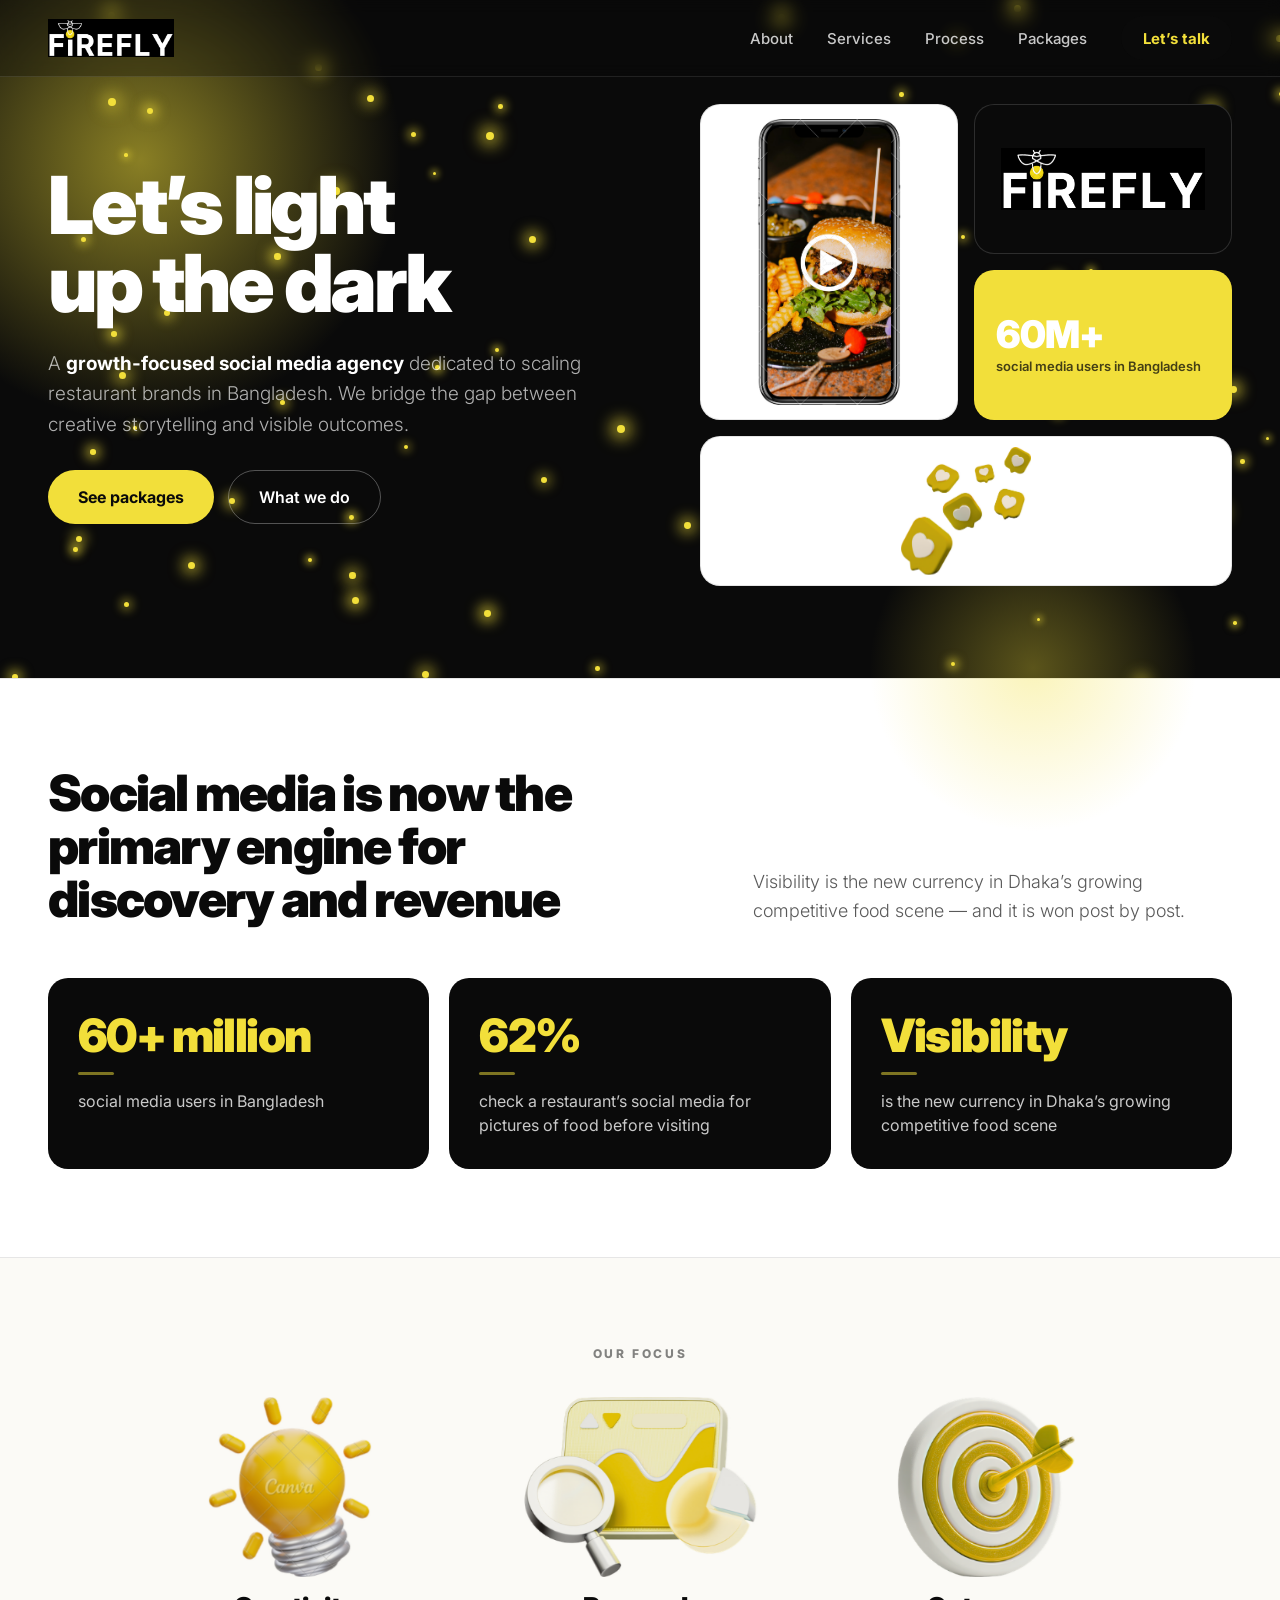
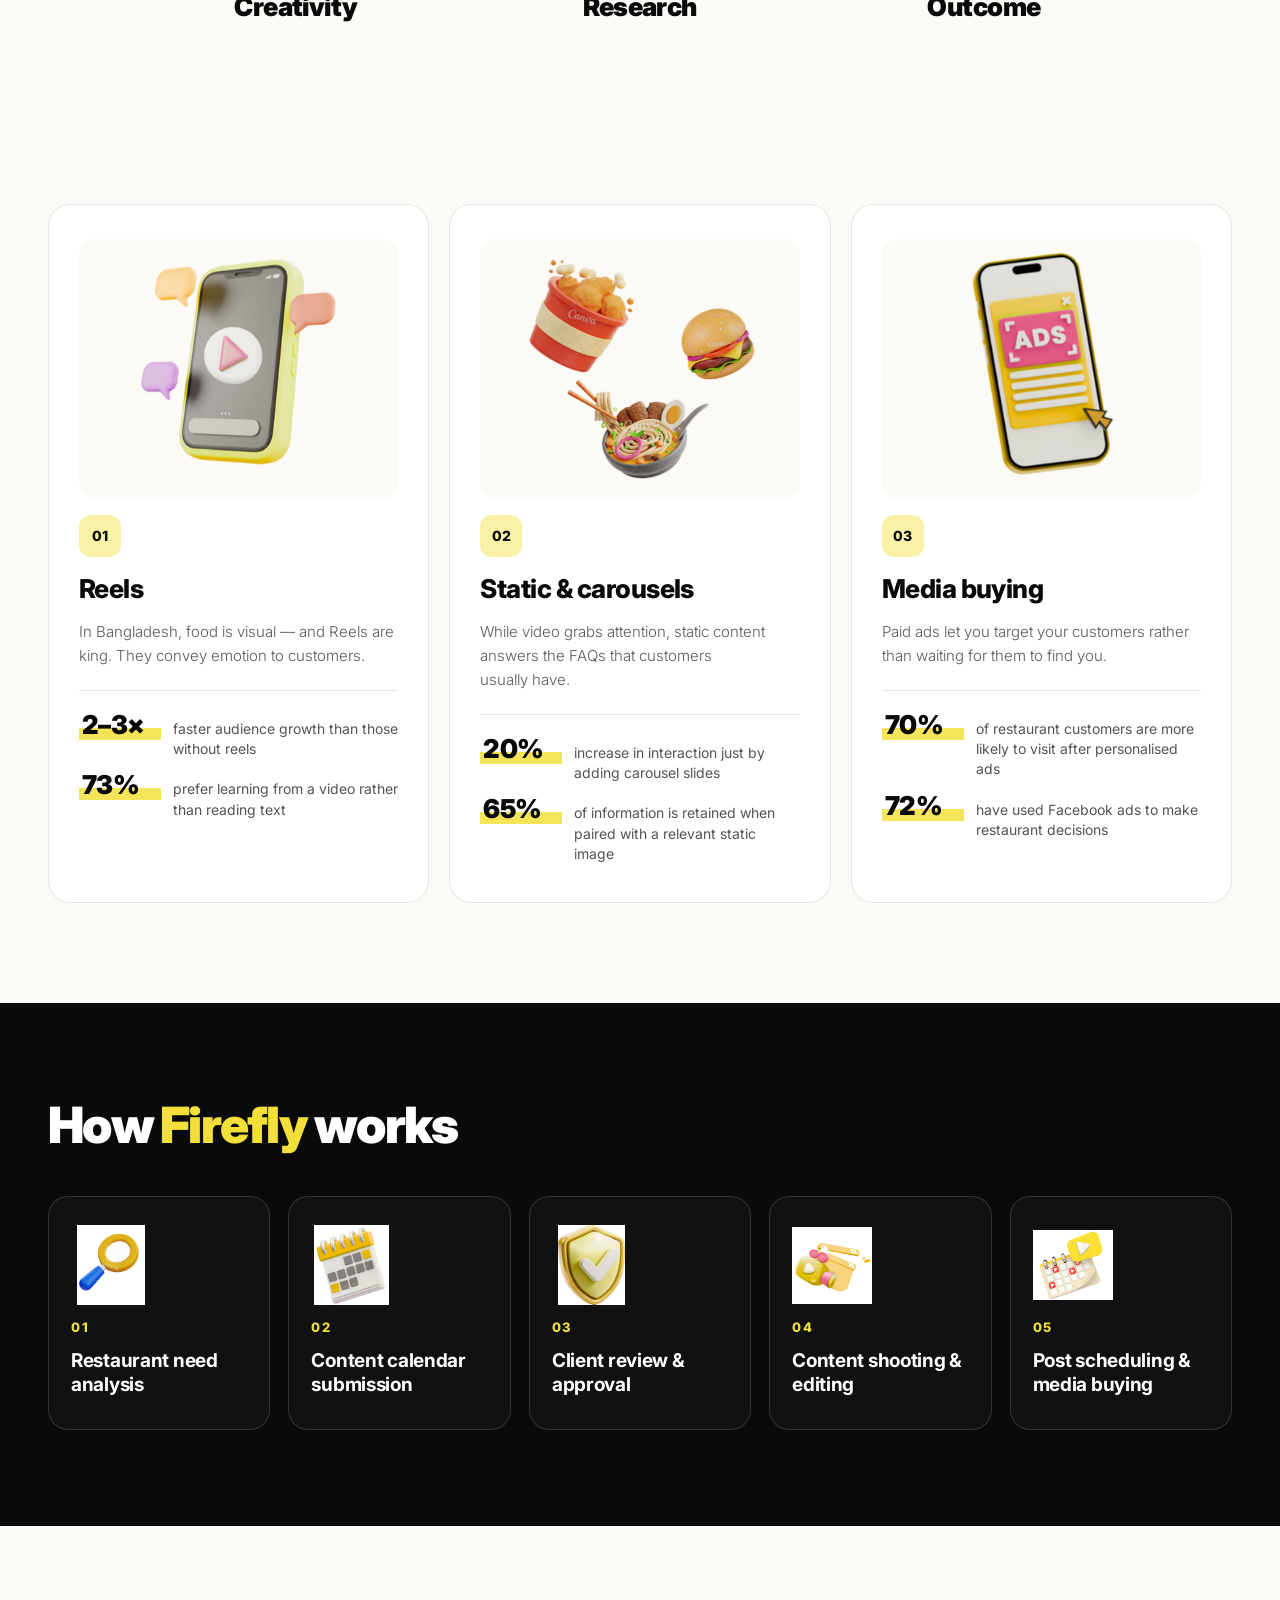
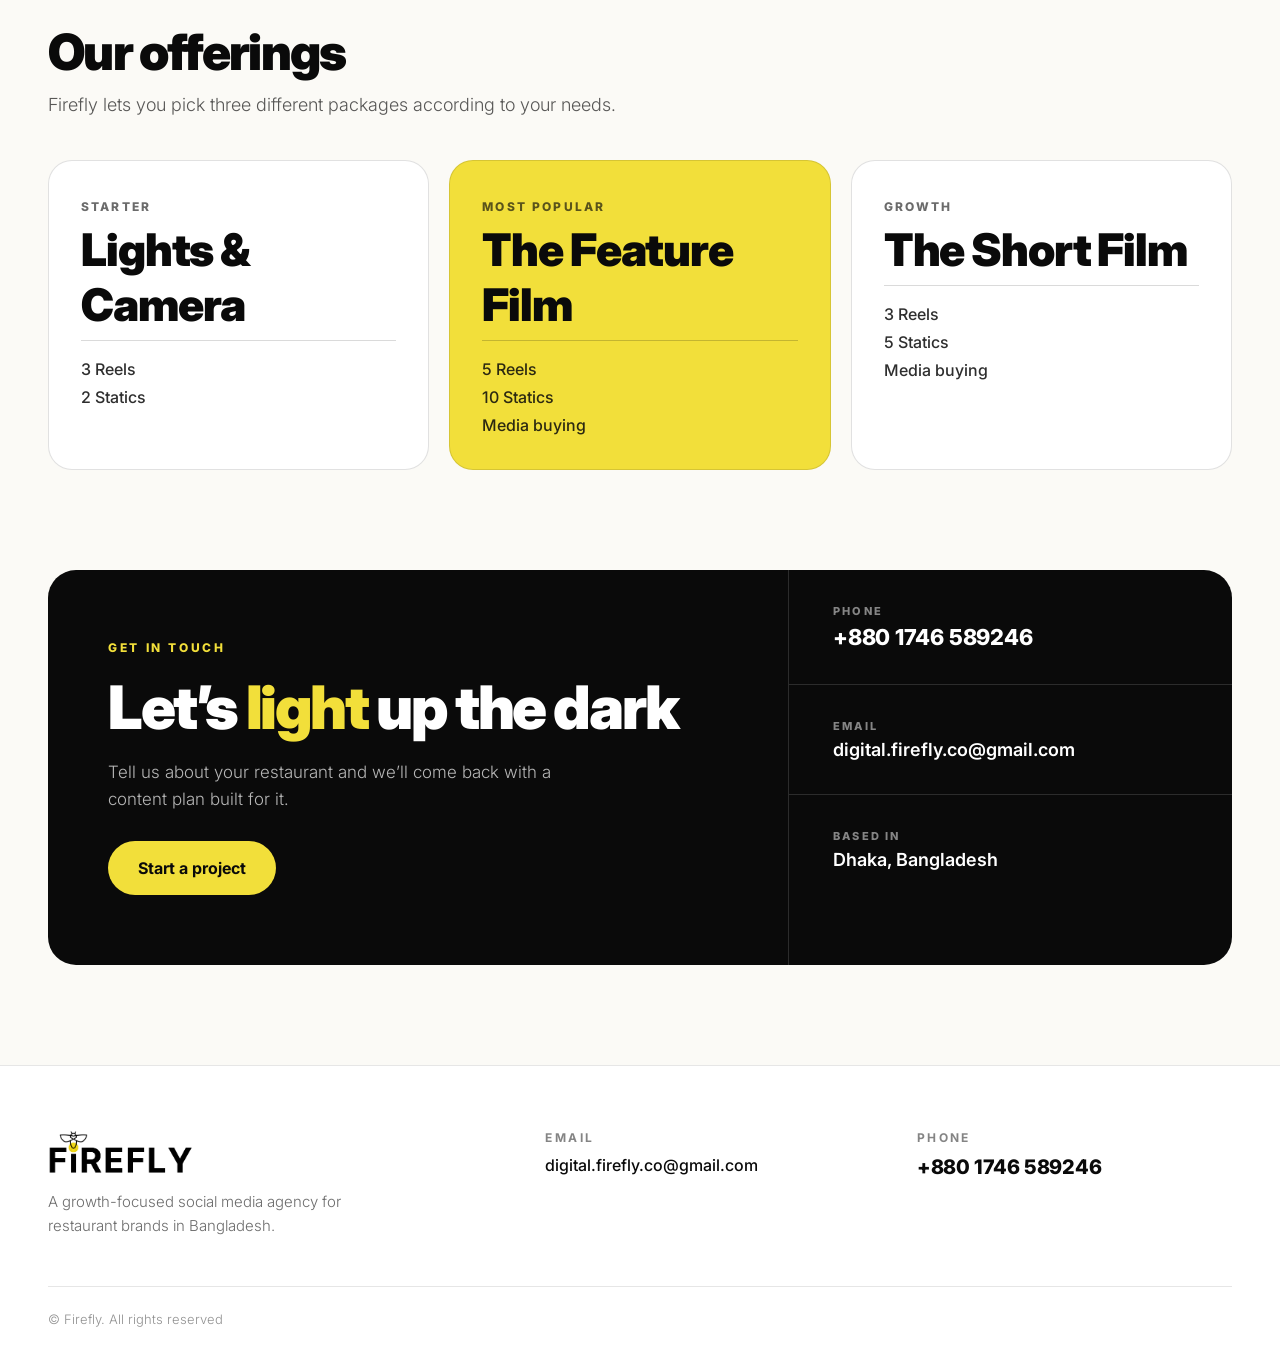
<file: index.html>
<!DOCTYPE html>
<html lang="en">
<head>
  <meta charset="utf-8">
  <meta name="viewport" content="width=device-width, initial-scale=1">
  <title>Firefly — Social Media Growth Agency for Restaurants in Bangladesh</title>
  <meta name="description" content="Firefly is a growth-focused social media agency dedicated to scaling restaurant brands in Bangladesh through reels, static content, and media buying.">
  <link rel="icon" href="assets/logo-dark.png">

  <link rel="preconnect" href="https://fonts.googleapis.com">
  <link rel="preconnect" href="https://fonts.gstatic.com" crossorigin>
  <link href="https://fonts.googleapis.com/css2?family=Inter:wght@300;400;500;600;700;800;900&display=swap" rel="stylesheet">

  <link rel="stylesheet" href="css/variables.css?v=8">
  <link rel="stylesheet" href="css/base.css?v=8">
  <link rel="stylesheet" href="css/style.css?v=8">
</head>
<body>
  <div class="page">

    <header class="site-header">
      <a href="#home" class="site-header__brand">
        <img src="assets/logo-dark.png" alt="Firefly" class="site-header__logo site-header__logo--dark">
        <img src="assets/logo-light.png" alt="Firefly" class="site-header__logo site-header__logo--light">
      </a>
      <button type="button" class="nav-toggle" id="nav-toggle" aria-expanded="false" aria-controls="site-nav">
        <span class="sr-only">Toggle menu</span>
        <span class="nav-toggle__bar"></span>
        <span class="nav-toggle__bar"></span>
        <span class="nav-toggle__bar"></span>
      </button>
      <nav class="site-nav" id="site-nav">
        <a href="#about" class="nav-link">About</a>
        <a href="#services" class="nav-link">Services</a>
        <a href="#process" class="nav-link">Process</a>
        <a href="#packages" class="nav-link">Packages</a>
        <a href="#contact" class="btn btn--sm btn--dark">Let’s talk</a>
      </nav>
    </header>

    <section id="home" class="hero">
      <div class="hero__glow hero__glow--top"></div>
      <div class="hero__glow hero__glow--bottom"></div>
      <div class="firefly-field" id="hero-fireflies"></div>

      <div class="hero__content">
        <h1 class="hero__title">Let’s light<br>up the dark</h1>
        <p class="hero__lede">A <strong>growth-focused social media agency</strong> dedicated to scaling restaurant brands in Bangladesh. We bridge the gap between creative storytelling and visible outcomes.</p>
        <div class="hero__actions">
          <a href="#packages" class="btn btn--primary">See packages</a>
          <a href="#services" class="btn btn--outline">What we do</a>
        </div>
      </div>

      <div class="hero__gallery">
        <div class="hero__tile hero__tile--tall">
          <img src="uploads/food reels phone.png" alt="Food reel on a phone">
        </div>
        <div class="hero__tile hero__tile--dark">
          <img src="assets/logo-dark.png" alt="Firefly">
        </div>
        <div class="hero__tile hero__tile--stat">
          <span class="hero__stat-value">60M+</span>
          <span class="hero__stat-label">social media users in Bangladesh</span>
        </div>
        <div class="hero__tile hero__tile--wide">
          <img src="uploads/heart text objects.png" alt="Social engagement">
        </div>
      </div>
    </section>

    <section id="about" class="about">
      <div class="container">
        <div class="about__intro" data-reveal>
          <h2 class="section-title">Social media is now the primary engine for discovery and revenue</h2>
          <p class="section-lede">Visibility is the new currency in Dhaka’s growing competitive food scene — and it is won post by post.</p>
        </div>
        <div class="stat-grid">
          <div class="stat-card" data-reveal>
            <span class="stat-card__value">60+ million</span>
            <span class="stat-card__rule"></span>
            <span class="stat-card__label">social media users in Bangladesh</span>
          </div>
          <div class="stat-card" data-reveal>
            <span class="stat-card__value">62%</span>
            <span class="stat-card__rule"></span>
            <span class="stat-card__label">check a restaurant’s social media for pictures of food before visiting</span>
          </div>
          <div class="stat-card" data-reveal>
            <span class="stat-card__value">Visibility</span>
            <span class="stat-card__rule"></span>
            <span class="stat-card__label">is the new currency in Dhaka’s growing competitive food scene</span>
          </div>
        </div>
      </div>
    </section>

    <section class="focus">
      <h4 class="focus__eyebrow" data-reveal>Our focus</h4>
      <div class="focus__grid">
        <div class="focus-item" data-reveal>
          <div class="focus-item__image"><img src="assets/focus-creativity.png" alt="Creativity"></div>
          <span class="focus-item__label">Creativity</span>
        </div>
        <div class="focus-item" data-reveal>
          <div class="focus-item__image"><img src="assets/focus-research.png" alt="Research"></div>
          <span class="focus-item__label">Research</span>
        </div>
        <div class="focus-item" data-reveal>
          <div class="focus-item__image"><img src="assets/focus-outcome.png" alt="Outcome"></div>
          <span class="focus-item__label">Outcome</span>
        </div>
      </div>
    </section>

    <section id="services" class="services">
      <div class="section-head" data-reveal>
        <h2 class="section-title">Our services</h2>
        <p class="section-lede">Firefly provides you with three custom tailored services.</p>
      </div>
      <div class="card-grid">
        <article class="service-card" data-reveal>
          <div class="service-card__image">
            <img src="assets/reels.png" alt="Reels">
          </div>
          <span class="service-card__index">01</span>
          <h5 class="service-card__title">Reels</h5>
          <p class="service-card__body">In Bangladesh, food is visual — and Reels are king. They convey emotion to customers.</p>
          <div class="service-card__proof">
            <div class="proof-stat">
              <span class="proof-stat__value">2–3×</span>
              <span class="proof-stat__label">faster audience growth than those without reels</span>
            </div>
            <div class="proof-stat">
              <span class="proof-stat__value">73%</span>
              <span class="proof-stat__label">prefer learning from a video rather than reading text</span>
            </div>
          </div>
        </article>

        <article class="service-card" data-reveal>
          <div class="service-card__image">
            <img src="assets/static.png" alt="Static & carousels">
          </div>
          <span class="service-card__index">02</span>
          <h5 class="service-card__title">Static &amp; carousels</h5>
          <p class="service-card__body">While video grabs attention, static content answers the FAQs that customers usually have.</p>
          <div class="service-card__proof">
            <div class="proof-stat">
              <span class="proof-stat__value">20%</span>
              <span class="proof-stat__label">increase in interaction just by adding carousel slides</span>
            </div>
            <div class="proof-stat">
              <span class="proof-stat__value">65%</span>
              <span class="proof-stat__label">of information is retained when paired with a relevant static image</span>
            </div>
          </div>
        </article>

        <article class="service-card" data-reveal>
          <div class="service-card__image">
            <img src="assets/ads.png" alt="Media buying">
          </div>
          <span class="service-card__index">03</span>
          <h5 class="service-card__title">Media buying</h5>
          <p class="service-card__body">Paid ads let you target your customers rather than waiting for them to find you.</p>
          <div class="service-card__proof">
            <div class="proof-stat">
              <span class="proof-stat__value">70%</span>
              <span class="proof-stat__label">of restaurant customers are more likely to visit after personalised ads</span>
            </div>
            <div class="proof-stat">
              <span class="proof-stat__value">72%</span>
              <span class="proof-stat__label">have used Facebook ads to make restaurant decisions</span>
            </div>
          </div>
        </article>
      </div>
    </section>

    <section id="process" class="process">
      <div class="container">
        <h2 class="process__title" data-reveal>How <span>Firefly</span> works</h2>
        <div class="step-grid">
          <div class="step-card" data-reveal>
            <div class="step-card__icon"><img src="assets/analysis.png" alt=""></div>
            <span class="step-card__index">01</span>
            <h6 class="step-card__title">Restaurant need analysis</h6>
          </div>
          <div class="step-card" data-reveal>
            <div class="step-card__icon"><img src="assets/calendar.png" alt=""></div>
            <span class="step-card__index">02</span>
            <h6 class="step-card__title">Content calendar submission</h6>
          </div>
          <div class="step-card" data-reveal>
            <div class="step-card__icon"><img src="assets/approval.png" alt=""></div>
            <span class="step-card__index">03</span>
            <h6 class="step-card__title">Client review &amp; approval</h6>
          </div>
          <div class="step-card" data-reveal>
            <div class="step-card__icon"><img src="assets/content shooting.png" alt=""></div>
            <span class="step-card__index">04</span>
            <h6 class="step-card__title">Content shooting &amp; editing</h6>
          </div>
          <div class="step-card" data-reveal>
            <div class="step-card__icon"><img src="assets/scheduling.png" alt=""></div>
            <span class="step-card__index">05</span>
            <h6 class="step-card__title">Post scheduling &amp; media buying</h6>
          </div>
        </div>
      </div>
    </section>

    <section id="packages" class="packages">
      <div class="section-head" data-reveal>
        <h2 class="section-title">Our offerings</h2>
        <p class="section-lede">Firefly lets you pick three different packages according to your needs.</p>
      </div>
      <div class="package-grid">
        <article class="package-card" data-reveal>
          <span class="package-card__tier">Starter</span>
          <h5 class="package-card__name">Lights &amp; Camera</h5>
          <div class="package-card__list">
            <span>3 Reels</span>
            <span>2 Statics</span>
          </div>
        </article>

        <article class="package-card package-card--featured" data-reveal>
          <span class="package-card__tier">Most popular</span>
          <h5 class="package-card__name">The Feature Film</h5>
          <div class="package-card__list">
            <span>5 Reels</span>
            <span>10 Statics</span>
            <span>Media buying</span>
          </div>
        </article>

        <article class="package-card" data-reveal>
          <span class="package-card__tier">Growth</span>
          <h5 class="package-card__name">The Short Film</h5>
          <div class="package-card__list">
            <span>3 Reels</span>
            <span>5 Statics</span>
            <span>Media buying</span>
          </div>
        </article>
      </div>
    </section>

    <section id="contact" class="contact">
      <div class="contact-card" data-reveal>
        <div class="contact-card__glow firefly-field" id="contact-fireflies"></div>
        <div class="contact-card__main">
          <span class="contact-card__eyebrow">Get in touch</span>
          <h2 class="contact-card__title">Let’s <span>light</span> up the dark</h2>
          <p class="contact-card__body">Tell us about your restaurant and we’ll come back with a content plan built for it.</p>
          <a href="mailto:digital.firefly.co@gmail.com" class="btn btn--yellow contact-card__cta">Start a project</a>
        </div>
        <div class="contact-card__details">
          <a href="tel:+8801746589246" class="contact-detail">
            <span class="contact-detail__label">Phone</span>
            <span class="contact-detail__value contact-detail__value--lg">+880 1746 589246</span>
          </a>
          <a href="mailto:digital.firefly.co@gmail.com" class="contact-detail">
            <span class="contact-detail__label">Email</span>
            <span class="contact-detail__value">digital.firefly.co@gmail.com</span>
          </a>
          <div class="contact-detail contact-detail--static">
            <span class="contact-detail__label">Based in</span>
            <span class="contact-detail__value">Dhaka, Bangladesh</span>
          </div>
        </div>
      </div>
    </section>

    <footer class="site-footer">
      <div class="site-footer__grid">
        <div class="site-footer__brand">
          <img src="assets/logo-light.png" alt="Firefly" class="site-footer__logo">
          <p class="site-footer__tagline">A growth-focused social media agency for restaurant brands in Bangladesh.</p>
        </div>
        <div class="site-footer__col">
          <h6 class="site-footer__heading">Email</h6>
          <a href="mailto:digital.firefly.co@gmail.com" class="site-footer__email">digital.firefly.co@gmail.com</a>
        </div>
        <div class="site-footer__col">
          <h6 class="site-footer__heading">Phone</h6>
          <a href="tel:+8801746589246" class="site-footer__phone">+880 1746 589246</a>
        </div>
      </div>
      <div class="site-footer__bottom">© Firefly. All rights reserved</div>
    </footer>

  </div>

  <script src="js/particles.js?v=8"></script>
  <script src="js/main.js?v=8"></script>
</body>
</html>
</file>
<file: css/variables.css>
:root {
  --color-bg: #FBFAF6;
  --color-ink: #0a0a0a;
  --color-ink-70: rgba(10, 10, 10, .7);
  --color-ink-68: rgba(10, 10, 10, .68);
  --color-ink-60: rgba(10, 10, 10, .6);
  --color-ink-50: rgba(10, 10, 10, .5);
  --color-ink-45: rgba(10, 10, 10, .45);
  --color-ink-12: rgba(10, 10, 10, .12);
  --color-ink-10: rgba(10, 10, 10, .1);
  --color-white: #ffffff;
  --color-yellow: #F2DF3A;
  --color-yellow-deep: #E3CC00;
  --color-yellow-dark: #8A7A00;

  --font-sans: 'Inter', Helvetica, Arial, sans-serif;

  --max-width: 1400px;
  --section-x: 48px;
  --header-height: 96px;

  --ease-smooth: cubic-bezier(.2, .7, .3, 1);
}
</file>
<file: css/base.css>
*,
*::before,
*::after {
  box-sizing: border-box;
}

html {
  scroll-behavior: smooth;
}

body {
  margin: 0;
  background: var(--color-bg);
  color: var(--color-ink);
  font-family: var(--font-sans);
  -webkit-font-smoothing: antialiased;
}

img {
  max-width: 100%;
}

a {
  color: var(--color-ink);
  text-decoration: none;
  transition: color .35s ease, background-color .35s ease, border-color .35s ease,
    opacity .35s ease, transform .35s ease, box-shadow .35s ease;
}

a:hover {
  color: var(--color-yellow-dark);
}

section {
  scroll-margin-top: var(--header-height);
}

/* Firefly particle field */
.firefly-field {
  position: absolute;
  inset: 0;
  overflow: hidden;
  pointer-events: none;
}

.firefly {
  position: absolute;
  border-radius: 50%;
  background: var(--color-yellow);
  will-change: transform, opacity;
}

/* Scroll-reveal (progressive enhancement — see js/main.js) */
[data-reveal] {
  transition: opacity .7s var(--ease-smooth), transform .7s var(--ease-smooth);
}

[data-reveal].is-hidden {
  opacity: 0;
  transform: translateY(20px);
}

@keyframes glowPulse {
  0%, 100% { opacity: .28; transform: scale(1); }
  50% { opacity: .75; transform: scale(1.08); }
}

@keyframes fly1 {
  0%, 100% { transform: translate3d(0, 0, 0); }
  25% { transform: translate3d(90px, -62px, 0); }
  50% { transform: translate3d(30px, -130px, 0); }
  75% { transform: translate3d(-72px, -52px, 0); }
}

@keyframes fly2 {
  0%, 100% { transform: translate3d(0, 0, 0); }
  30% { transform: translate3d(-104px, -80px, 0); }
  60% { transform: translate3d(-34px, 62px, 0); }
  80% { transform: translate3d(62px, 28px, 0); }
}

@keyframes fly3 {
  0%, 100% { transform: translate3d(0, 0, 0); }
  20% { transform: translate3d(54px, 72px, 0); }
  55% { transform: translate3d(132px, -34px, 0); }
  85% { transform: translate3d(20px, -96px, 0); }
}

@keyframes blink {
  0%, 100% { opacity: .08; }
  35% { opacity: 1; }
  60% { opacity: .28; }
}

@media (prefers-reduced-motion: reduce) {
  html {
    scroll-behavior: auto;
  }

  .firefly,
  [style*="animation"] {
    animation: none !important;
  }
}
</file>
<file: css/style.css>
/* ===== Layout shell ===== */
.page {
  background: var(--color-bg);
  color: var(--color-ink);
  min-height: 100vh;
  overflow-x: hidden;
}

.container {
  max-width: var(--max-width);
  margin: 0 auto;
}

/* ===== Buttons ===== */
.btn {
  display: inline-flex;
  align-items: center;
  height: 54px;
  padding: 0 30px;
  border-radius: 999px;
  font-size: 16px;
  font-weight: 700;
}

.btn--sm {
  height: 44px;
  padding: 0 22px;
  font-size: 15px;
}

.btn--dark {
  background: var(--color-ink);
  color: var(--color-yellow);
}

.btn--dark:hover {
  background: var(--color-yellow);
  color: var(--color-ink);
  transform: translateY(-2px);
  box-shadow: 0 10px 24px rgba(242, 223, 58, .45);
}

.btn--sm.btn--dark:hover {
  transform: translateY(-2px);
}

.btn--primary {
  background: var(--color-yellow);
  color: var(--color-ink);
}

.btn--primary:hover {
  background: var(--color-white);
  transform: translateY(-3px);
  box-shadow: 0 14px 30px rgba(242, 223, 58, .4);
}

.btn--outline {
  border: 1px solid rgba(255, 255, 255, .3);
  color: var(--color-white);
  font-weight: 600;
}

.btn--outline:hover {
  border-color: var(--color-yellow);
  background: var(--color-yellow);
  color: var(--color-ink);
  transform: translateY(-3px);
}

.btn--yellow {
  background: var(--color-yellow);
  color: var(--color-ink);
}

.btn--yellow:hover {
  background: var(--color-white);
  box-shadow: 0 14px 30px rgba(242, 223, 58, .35);
}

/* ===== Header ===== */
.site-header {
  position: fixed;
  top: 0;
  left: 0;
  right: 0;
  z-index: 50;
  display: flex;
  align-items: center;
  justify-content: flex-end;
  padding: 16px var(--section-x);
  background: rgba(10, 10, 10, .28);
  backdrop-filter: blur(8px);
  border-bottom: 1px solid rgba(255, 255, 255, .1);
  transition: background-color .4s ease, border-color .4s ease, box-shadow .4s ease, backdrop-filter .4s ease;
}

.site-header.is-scrolled {
  background: rgba(255, 255, 255, .94);
  backdrop-filter: blur(14px);
  border-bottom-color: var(--color-ink-10);
  box-shadow: 0 8px 24px rgba(10, 10, 10, .06);
}

.site-header__brand {
  position: absolute;
  left: var(--section-x);
  top: 50%;
  z-index: 1;
  width: 126px;
  height: 38px;
  transform: translateY(-50%) translateX(0);
  transition: left .5s var(--ease-smooth), transform .5s var(--ease-smooth);
}

.site-header.is-scrolled .site-header__brand {
  left: 50%;
  transform: translateY(-50%) translateX(-50%);
}

.site-header__logo {
  position: absolute;
  inset: 0;
  height: 100%;
  width: 100%;
  object-fit: cover;
  display: block;
  transition: opacity .4s ease;
}

.site-header__logo--light {
  opacity: 0;
}

.site-header.is-scrolled .site-header__logo--dark {
  opacity: 0;
}

.site-header.is-scrolled .site-header__logo--light {
  opacity: 1;
}

.site-nav,
.nav-toggle {
  transition: opacity .3s ease, visibility .3s ease;
}

.site-header.is-scrolled .site-nav,
.site-header.is-scrolled .nav-toggle {
  opacity: 0;
  visibility: hidden;
  pointer-events: none;
}

.site-nav {
  display: flex;
  align-items: center;
  gap: 34px;
}

.nav-link {
  color: var(--color-ink-70);
  font-size: 15px;
  font-weight: 500;
  transition: color .3s ease;
}

.nav-link:hover {
  color: var(--color-ink);
}

/* Only above the mobile breakpoint: below it, nav links live inside the
   opaque white dropdown panel, not directly on the transparent header. */
@media (min-width: 861px) {
  .site-header:not(.is-scrolled) .nav-link {
    color: rgba(255, 255, 255, .78);
  }

  .site-header:not(.is-scrolled) .nav-link:hover {
    color: var(--color-white);
  }
}

.sr-only {
  position: absolute;
  width: 1px;
  height: 1px;
  padding: 0;
  margin: -1px;
  overflow: hidden;
  clip: rect(0, 0, 0, 0);
  white-space: nowrap;
  border: 0;
}

.nav-toggle {
  display: none;
  flex-direction: column;
  justify-content: center;
  align-items: center;
  gap: 5px;
  width: 40px;
  height: 40px;
  padding: 0;
  border: 0;
  border-radius: 10px;
  background: transparent;
  cursor: pointer;
}

.nav-toggle:hover {
  background: rgba(10, 10, 10, .06);
}

.site-header:not(.is-scrolled) .nav-toggle:hover {
  background: rgba(255, 255, 255, .12);
}

.nav-toggle__bar {
  display: block;
  width: 20px;
  height: 2px;
  border-radius: 2px;
  background: var(--color-ink);
  transition: transform .3s ease, opacity .3s ease, background-color .3s ease;
}

.site-header:not(.is-scrolled) .nav-toggle__bar {
  background: var(--color-white);
}

.nav-toggle[aria-expanded="true"] .nav-toggle__bar:nth-child(2) {
  transform: translateY(7px) rotate(45deg);
}

.nav-toggle[aria-expanded="true"] .nav-toggle__bar:nth-child(3) {
  opacity: 0;
}

.nav-toggle[aria-expanded="true"] .nav-toggle__bar:nth-child(4) {
  transform: translateY(-7px) rotate(-45deg);
}

/* ===== Hero ===== */
.hero {
  position: relative;
  padding: 104px var(--section-x) 92px;
  display: grid;
  grid-template-columns: 1.05fr .95fr;
  gap: 64px;
  align-items: center;
  background: var(--color-ink);
  color: var(--color-white);
}

.hero__glow {
  position: absolute;
  border-radius: 50%;
  pointer-events: none;
  animation: glowPulse 7s ease-in-out infinite;
}

.hero__glow--top {
  top: -120px;
  left: -140px;
  width: 560px;
  height: 560px;
  background: radial-gradient(circle, rgba(242, 223, 58, .55), transparent 66%);
}

.hero__glow--bottom {
  bottom: -160px;
  right: 6%;
  width: 340px;
  height: 340px;
  background: radial-gradient(circle, rgba(242, 223, 58, .35), transparent 68%);
  animation-duration: 9s;
  animation-delay: 1.4s;
}

.hero__content {
  position: relative;
  display: flex;
  flex-direction: column;
  gap: 26px;
  align-items: flex-start;
}

.hero__title {
  margin: 0;
  font-size: 80px;
  line-height: .98;
  font-weight: 900;
  letter-spacing: -.04em;
  text-wrap: pretty;
}

.hero__lede {
  margin: 0;
  max-width: 560px;
  font-size: 19px;
  line-height: 1.6;
  font-weight: 300;
  color: rgba(255, 255, 255, .68);
  text-wrap: pretty;
}

.hero__lede strong {
  font-weight: 700;
  color: var(--color-white);
}

.hero__actions {
  display: flex;
  gap: 14px;
  flex-wrap: wrap;
  padding-top: 4px;
}

.hero__gallery {
  position: relative;
  display: grid;
  grid-template-columns: 1fr 1fr;
  grid-auto-rows: 150px;
  gap: 16px;
}

.hero__tile {
  border-radius: 20px;
  display: flex;
  align-items: center;
  justify-content: center;
  overflow: hidden;
}

.hero__tile--tall {
  grid-row: span 2;
  background: var(--color-white);
  border: 1px solid var(--color-ink-10);
  padding: 14px;
}

.hero__tile--tall img {
  height: 100%;
  width: auto;
  object-fit: contain;
  display: block;
  mix-blend-mode: multiply;
}

.hero__tile--dark {
  background: var(--color-ink);
  border: 1px solid rgba(255, 255, 255, .14);
  padding: 26px;
}

.hero__tile--dark img {
  width: 100%;
  height: auto;
  display: block;
}

.hero__tile--stat {
  background: var(--color-yellow);
  flex-direction: column;
  align-items: flex-start;
  justify-content: center;
  gap: 4px;
  padding: 22px;
}

.hero__tile--stat .hero__stat-value {
  font-size: 38px;
  font-weight: 900;
  letter-spacing: -.03em;
  line-height: 1;
}

.hero__tile--stat .hero__stat-label {
  font-size: 13px;
  font-weight: 600;
  line-height: 1.4;
  color: rgba(10, 10, 10, .75);
}

.hero__tile--wide {
  grid-column: span 2;
  background: var(--color-white);
  border: 1px solid var(--color-ink-10);
  padding: 10px;
}

.hero__tile--wide img {
  height: 100%;
  width: auto;
  object-fit: contain;
  display: block;
  mix-blend-mode: multiply;
}

/* ===== About / stats ===== */
.about {
  border-top: 1px solid var(--color-ink-10);
  border-bottom: 1px solid var(--color-ink-10);
  background: var(--color-white);
  padding: 88px var(--section-x);
}

.about .container {
  display: flex;
  flex-direction: column;
  gap: 52px;
}

.about__intro {
  display: grid;
  grid-template-columns: 1.15fr .85fr;
  gap: 56px;
  align-items: end;
}

.section-title {
  margin: 0;
  font-size: 50px;
  line-height: 1.06;
  font-weight: 900;
  letter-spacing: -.035em;
  text-wrap: pretty;
}

.section-lede {
  margin: 0;
  font-size: 18px;
  line-height: 1.6;
  font-weight: 300;
  color: var(--color-ink-68);
  text-wrap: pretty;
}

.stat-grid {
  display: grid;
  grid-template-columns: repeat(3, 1fr);
  gap: 20px;
}

.stat-card {
  display: flex;
  flex-direction: column;
  gap: 14px;
  padding: 34px 30px 32px;
  border-radius: 20px;
  background: var(--color-ink);
  color: var(--color-white);
  transition: transform .45s ease, box-shadow .45s ease;
}

.stat-card:hover {
  transform: translateY(-6px);
  box-shadow: 0 20px 40px rgba(10, 10, 10, .22);
}

.stat-card__value {
  font-size: 46px;
  font-weight: 900;
  letter-spacing: -.035em;
  color: var(--color-yellow);
  line-height: 1;
  text-wrap: balance;
}

.stat-card__rule {
  width: 36px;
  height: 3px;
  border-radius: 2px;
  background: rgba(242, 223, 58, .5);
}

.stat-card__label {
  font-size: 16px;
  line-height: 1.5;
  font-weight: 400;
  color: rgba(255, 255, 255, .78);
  text-wrap: pretty;
}

/* ===== Focus ===== */
.focus {
  max-width: var(--max-width);
  margin: 0 auto;
  padding: 88px var(--section-x) 24px;
}

.focus__eyebrow {
  margin: 0 0 36px;
  text-align: center;
  font-size: 12px;
  font-weight: 800;
  letter-spacing: .22em;
  text-transform: uppercase;
  color: var(--color-ink-50);
}

.focus__grid {
  display: grid;
  grid-template-columns: repeat(3, 1fr);
  gap: 32px;
  max-width: 1000px;
  margin: 0 auto;
  align-items: end;
}

.focus-item {
  display: flex;
  flex-direction: column;
  align-items: center;
  gap: 14px;
}

.focus-item__image {
  display: flex;
  align-items: flex-end;
  justify-content: center;
  height: 180px;
}

.focus-item__image img {
  max-height: 100%;
  width: auto;
  display: block;
  mix-blend-mode: multiply;
}

.focus-item__label {
  font-size: 26px;
  font-weight: 900;
  letter-spacing: -.02em;
}

/* ===== Services ===== */
.services {
  max-width: var(--max-width);
  margin: 0 auto;
  padding: 24px var(--section-x) 100px;
}

.section-head {
  display: flex;
  flex-direction: column;
  gap: 12px;
  max-width: 720px;
  margin-bottom: 40px;
}

.card-grid {
  display: grid;
  grid-template-columns: repeat(3, 1fr);
  gap: 20px;
}

.service-card {
  display: flex;
  flex-direction: column;
  gap: 16px;
  padding: 34px 30px 38px;
  border-radius: 22px;
  background: var(--color-white);
  border: 1px solid var(--color-ink-10);
  transition: transform .45s ease, border-color .45s ease, box-shadow .45s ease;
}

.service-card:hover {
  transform: translateY(-8px);
  border-color: var(--color-yellow-deep);
  box-shadow: 0 22px 44px rgba(10, 10, 10, .09);
}

.service-card__image {
  display: flex;
  align-items: center;
  justify-content: center;
  height: 260px;
  border-radius: 16px;
  background: var(--color-bg);
  overflow: hidden;
  padding: 14px;
}

.service-card__image img {
  height: 100%;
  width: auto;
  object-fit: contain;
  display: block;
  mix-blend-mode: multiply;
}

.service-card__index {
  width: 42px;
  height: 42px;
  border-radius: 12px;
  background: rgba(242, 223, 58, .45);
  display: flex;
  align-items: center;
  justify-content: center;
  font-size: 14px;
  font-weight: 800;
}

.service-card__title {
  margin: 0;
  font-size: 26px;
  font-weight: 800;
  letter-spacing: -.02em;
}

.service-card__body {
  margin: 0;
  font-size: 15px;
  line-height: 1.6;
  font-weight: 300;
  color: var(--color-ink-68);
  text-wrap: pretty;
}

.service-card__proof {
  display: flex;
  flex-direction: column;
  gap: 10px;
  margin-top: 6px;
  padding-top: 18px;
  border-top: 1px solid var(--color-ink-10);
}

.proof-stat {
  display: flex;
  align-items: baseline;
  gap: 12px;
}

.proof-stat__value {
  font-size: 26px;
  font-weight: 900;
  letter-spacing: -.02em;
  color: var(--color-ink);
  background: linear-gradient(transparent 62%, rgba(242, 223, 58, .85) 62%);
  padding: 0 3px;
  min-width: 82px;
}

.proof-stat__label {
  font-size: 14px;
  line-height: 1.45;
  color: rgba(10, 10, 10, .7);
}

/* ===== Process ===== */
.process {
  background: var(--color-ink);
  color: var(--color-white);
  padding: 96px var(--section-x);
}

.process__title {
  margin: 0 0 44px;
  font-size: 50px;
  line-height: 1.06;
  font-weight: 900;
  letter-spacing: -.035em;
}

.process__title span {
  color: var(--color-yellow);
}

.step-grid {
  display: grid;
  grid-template-columns: repeat(5, 1fr);
  gap: 18px;
}

.step-card {
  display: flex;
  flex-direction: column;
  gap: 14px;
  padding: 28px 22px 32px;
  border-radius: 20px;
  border: 1px solid rgba(255, 255, 255, .14);
  background: rgba(255, 255, 255, .03);
  transition: transform .45s ease, border-color .45s ease, background-color .45s ease;
}

.step-card:hover {
  transform: translateY(-6px);
  border-color: var(--color-yellow);
  background: rgba(242, 223, 58, .08);
}

.step-card__icon {
  display: flex;
  align-items: center;
  justify-content: center;
  width: 80px;
  height: 80px;
}

.step-card__icon img {
  width: 100%;
  height: 100%;
  object-fit: contain;
  display: block;
}

.step-card__index {
  font-size: 13px;
  font-weight: 800;
  letter-spacing: .12em;
  color: var(--color-yellow);
}

.step-card__title {
  margin: 0;
  font-size: 19px;
  font-weight: 700;
  line-height: 1.25;
  letter-spacing: -.015em;
}

/* ===== Packages ===== */
.packages {
  max-width: var(--max-width);
  margin: 0 auto;
  padding: 100px var(--section-x);
}

.package-grid {
  display: grid;
  grid-template-columns: repeat(3, 1fr);
  gap: 20px;
  align-items: stretch;
}

.package-card {
  display: flex;
  flex-direction: column;
  gap: 8px;
  padding: 38px 32px 34px;
  border-radius: 24px;
  background: var(--color-white);
  border: 1px solid var(--color-ink-12);
  color: var(--color-ink);
  transition: transform .45s ease, box-shadow .45s ease;
}

.package-card:hover {
  transform: translateY(-8px);
  box-shadow: 0 24px 48px rgba(10, 10, 10, .14);
}

.package-card--featured {
  background: var(--color-yellow);
}

.package-card--featured:hover {
  box-shadow: 0 24px 48px rgba(10, 10, 10, .2);
}

.package-card__tier {
  font-size: 12px;
  font-weight: 800;
  letter-spacing: .18em;
  text-transform: uppercase;
  opacity: .6;
}

.package-card--featured .package-card__tier {
  opacity: .65;
}

.package-card__name {
  margin: 0;
  font-size: 45px;
  font-weight: 900;
  letter-spacing: -.025em;
}

.package-card__list {
  display: flex;
  flex-direction: column;
  gap: 8px;
  padding-top: 18px;
  border-top: 1px solid rgba(10, 10, 10, .15);
}

.package-card--featured .package-card__list {
  border-top-color: rgba(10, 10, 10, .2);
}

.package-card__list span {
  font-size: 16px;
  font-weight: 500;
  opacity: .85;
}

/* ===== Contact ===== */
.contact {
  padding: 0 var(--section-x) 100px;
  max-width: var(--max-width);
  margin: 0 auto;
}

.contact-card {
  position: relative;
  overflow: hidden;
  border-radius: 28px;
  background: var(--color-ink);
  color: var(--color-white);
  display: grid;
  grid-template-columns: 1.25fr .75fr;
  min-height: 340px;
  transition: box-shadow .5s ease;
}

.contact-card:hover {
  box-shadow: 0 26px 60px rgba(10, 10, 10, .28);
}

.contact-card__glow {
  position: absolute;
  inset: 0;
  overflow: hidden;
  pointer-events: none;
  opacity: 0;
  transition: opacity .7s ease;
}

.contact-card:hover .contact-card__glow {
  opacity: 1;
}

.contact-card__main {
  position: relative;
  display: flex;
  flex-direction: column;
  justify-content: center;
  gap: 22px;
  padding: 70px 60px;
}

.contact-card__eyebrow {
  font-size: 12px;
  font-weight: 800;
  letter-spacing: .22em;
  text-transform: uppercase;
  color: var(--color-yellow);
}

.contact-card__title {
  margin: 0;
  font-size: 60px;
  line-height: 1;
  font-weight: 900;
  letter-spacing: -.04em;
  text-wrap: pretty;
}

.contact-card__title span {
  color: var(--color-yellow);
}

.contact-card__body {
  margin: 0;
  max-width: 460px;
  font-size: 17px;
  line-height: 1.6;
  font-weight: 300;
  color: rgba(255, 255, 255, .7);
  text-wrap: pretty;
}

.contact-card__cta {
  align-self: flex-start;
  margin-top: 6px;
}

.contact-card__details {
  position: relative;
  display: flex;
  flex-direction: column;
  border-left: 1px solid rgba(255, 255, 255, .14);
}

.contact-detail {
  display: flex;
  flex-direction: column;
  gap: 6px;
  padding: 34px 44px;
  border-bottom: 1px solid rgba(255, 255, 255, .14);
  color: var(--color-white);
}

.contact-detail:hover {
  background: rgba(242, 223, 58, .1);
  color: var(--color-yellow);
}

.contact-detail--static {
  border-bottom: none;
}

.contact-detail__label {
  font-size: 11px;
  font-weight: 800;
  letter-spacing: .2em;
  text-transform: uppercase;
  color: rgba(255, 255, 255, .5);
}

.contact-detail__value {
  font-size: 18px;
  font-weight: 600;
}

.contact-detail__value--lg {
  font-size: 22px;
  font-weight: 800;
  letter-spacing: -.01em;
}

/* ===== Footer ===== */
.site-footer {
  border-top: 1px solid var(--color-ink-10);
  background: var(--color-white);
  padding: 64px var(--section-x) 40px;
}

.site-footer__grid {
  max-width: var(--max-width);
  margin: 0 auto;
  display: grid;
  grid-template-columns: 1.4fr 1fr 1fr;
  gap: 56px;
  align-items: start;
}

.site-footer__brand {
  display: flex;
  flex-direction: column;
  gap: 16px;
  align-items: flex-start;
}

.site-footer__logo {
  height: 44px;
  width: auto;
  display: block;
}

.site-footer__tagline {
  margin: 0;
  max-width: 340px;
  font-size: 15px;
  line-height: 1.6;
  font-weight: 300;
  color: var(--color-ink-60);
}

.site-footer__col {
  display: flex;
  flex-direction: column;
  gap: 10px;
}

.site-footer__heading {
  margin: 0;
  font-size: 12px;
  font-weight: 700;
  letter-spacing: .2em;
  text-transform: uppercase;
  color: var(--color-ink-50);
}

.site-footer__email {
  font-size: 16px;
  font-weight: 500;
}

.site-footer__phone {
  font-size: 20px;
  font-weight: 800;
  letter-spacing: -.01em;
}

.site-footer__bottom {
  max-width: var(--max-width);
  margin: 48px auto 0;
  padding-top: 24px;
  border-top: 1px solid var(--color-ink-10);
  font-size: 13px;
  font-weight: 300;
  color: var(--color-ink-45);
}

/* ===== Responsive ===== */
@media (max-width: 860px) {
  .nav-toggle {
    display: flex;
  }

  .site-nav {
    position: absolute;
    top: 100%;
    left: 0;
    right: 0;
    flex-direction: column;
    align-items: stretch;
    gap: 0;
    background: var(--color-white);
    border-bottom: 1px solid var(--color-ink-10);
    box-shadow: 0 16px 30px rgba(10, 10, 10, .08);
    max-height: 0;
    overflow: hidden;
    visibility: hidden;
    opacity: 0;
    transition: max-height .35s ease, opacity .3s ease, visibility .35s;
  }

  .site-nav.is-open {
    max-height: 420px;
    overflow: visible;
    visibility: visible;
    opacity: 1;
  }

  .nav-link {
    width: 100%;
    padding: 16px var(--section-x);
    border-bottom: 1px solid var(--color-ink-10);
  }

  .site-nav .btn {
    margin: 16px var(--section-x);
    justify-content: center;
  }
}

@media (max-width: 1080px) {
  .hero {
    grid-template-columns: 1fr;
  }

  .hero__title {
    font-size: 60px;
  }

  .stat-grid,
  .card-grid,
  .package-grid {
    grid-template-columns: 1fr 1fr;
  }

  .step-grid {
    grid-template-columns: repeat(3, 1fr);
  }

  .contact-card {
    grid-template-columns: 1fr;
  }

  .contact-card__details {
    border-left: none;
    border-top: 1px solid rgba(255, 255, 255, .14);
  }

  .site-footer__grid {
    grid-template-columns: 1fr 1fr;
  }
}

@media (max-width: 720px) {
  :root {
    --section-x: 24px;
  }

  .hero__title {
    font-size: 42px;
  }

  .about__intro,
  .section-head {
    grid-template-columns: 1fr;
  }

  .focus__grid,
  .stat-grid,
  .card-grid,
  .package-grid,
  .step-grid {
    grid-template-columns: 1fr;
  }

  .contact-card__main {
    padding: 44px 32px;
  }

  .contact-card__title {
    font-size: 40px;
  }

  .site-footer__grid {
    grid-template-columns: 1fr;
  }
}
</file>
